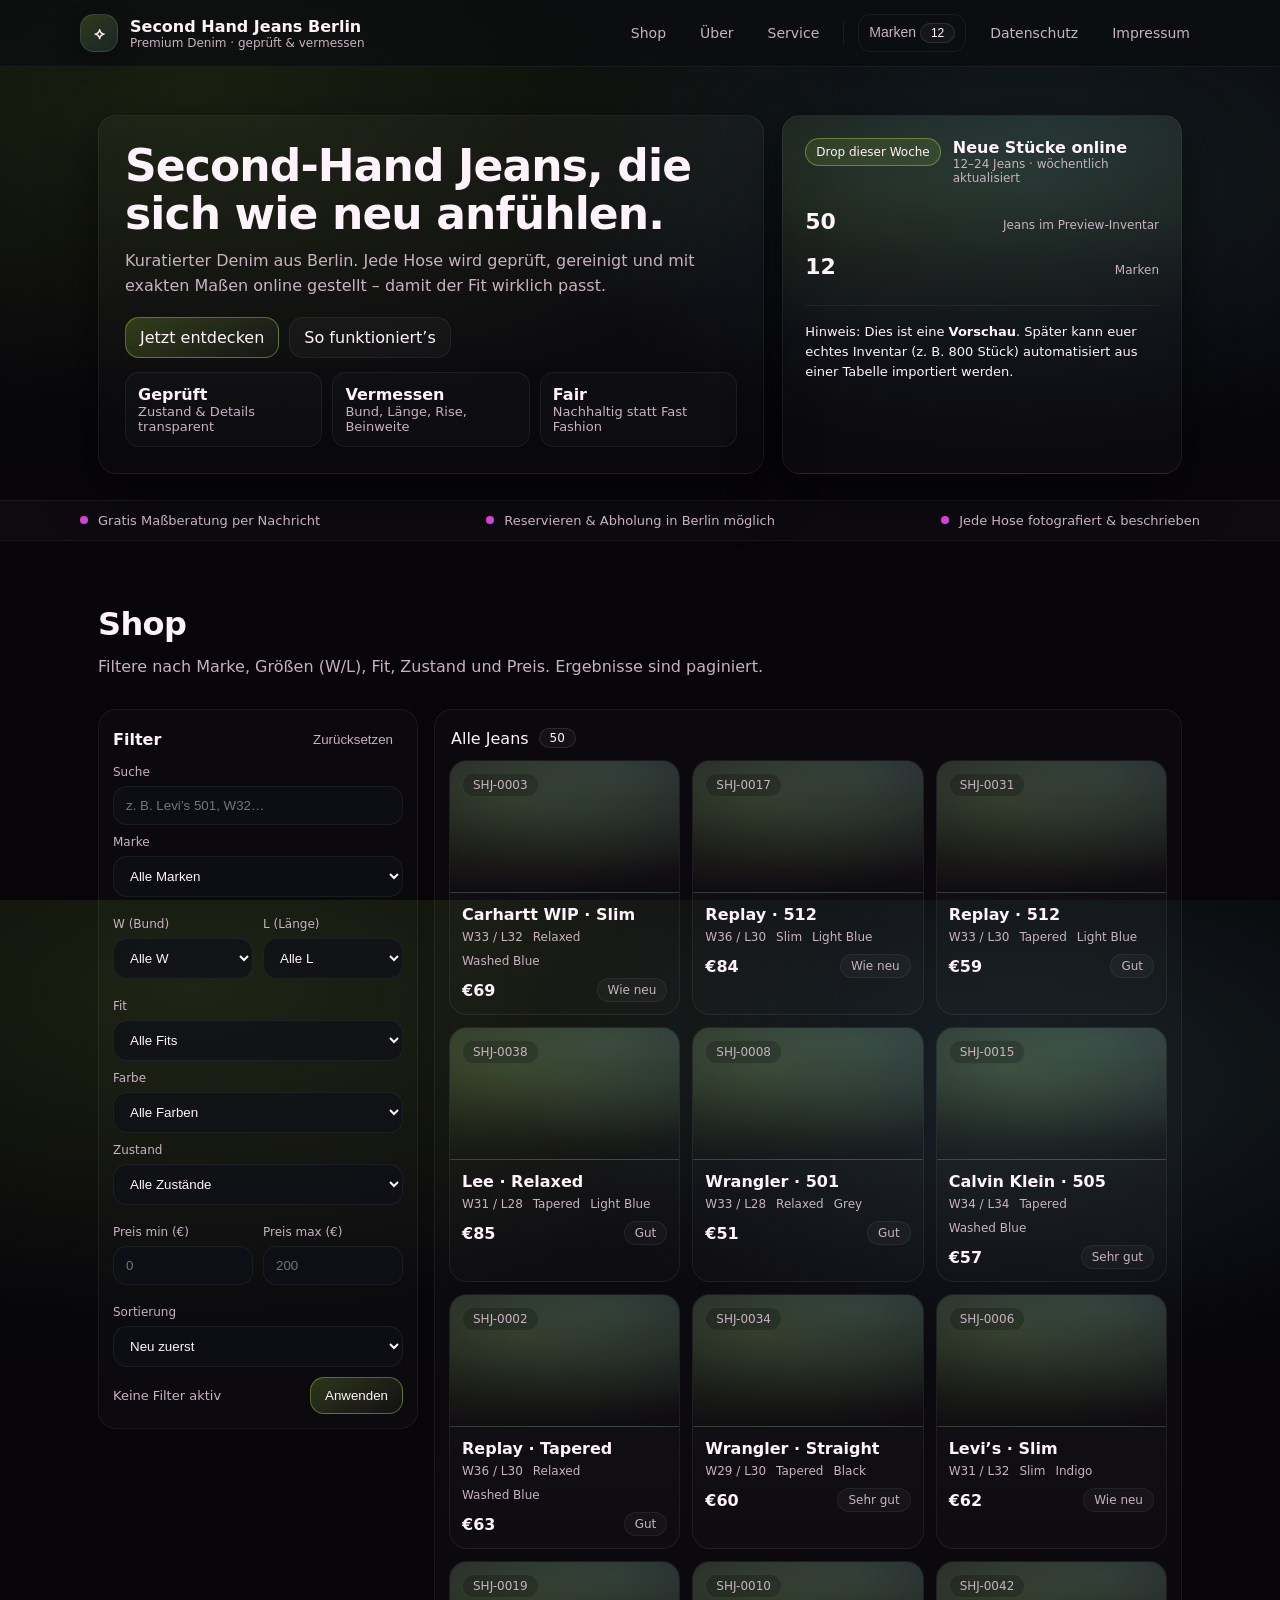
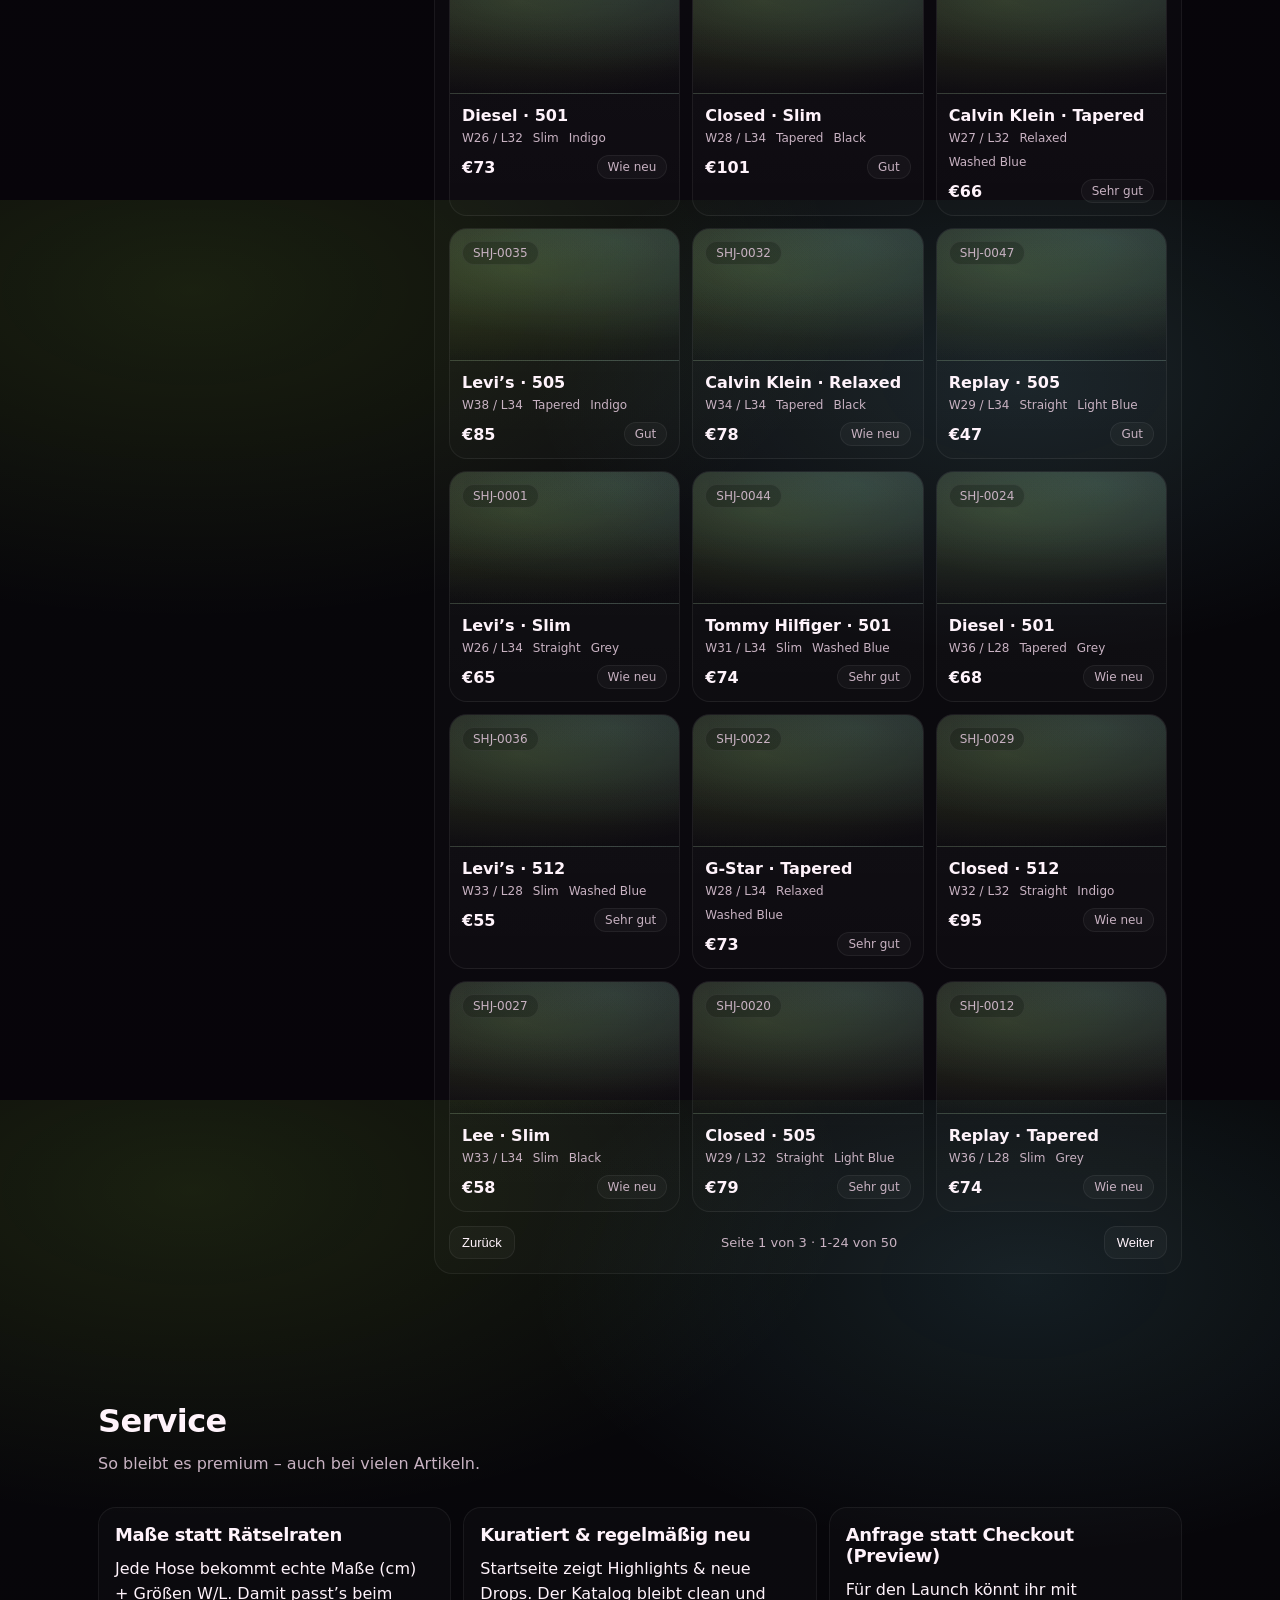
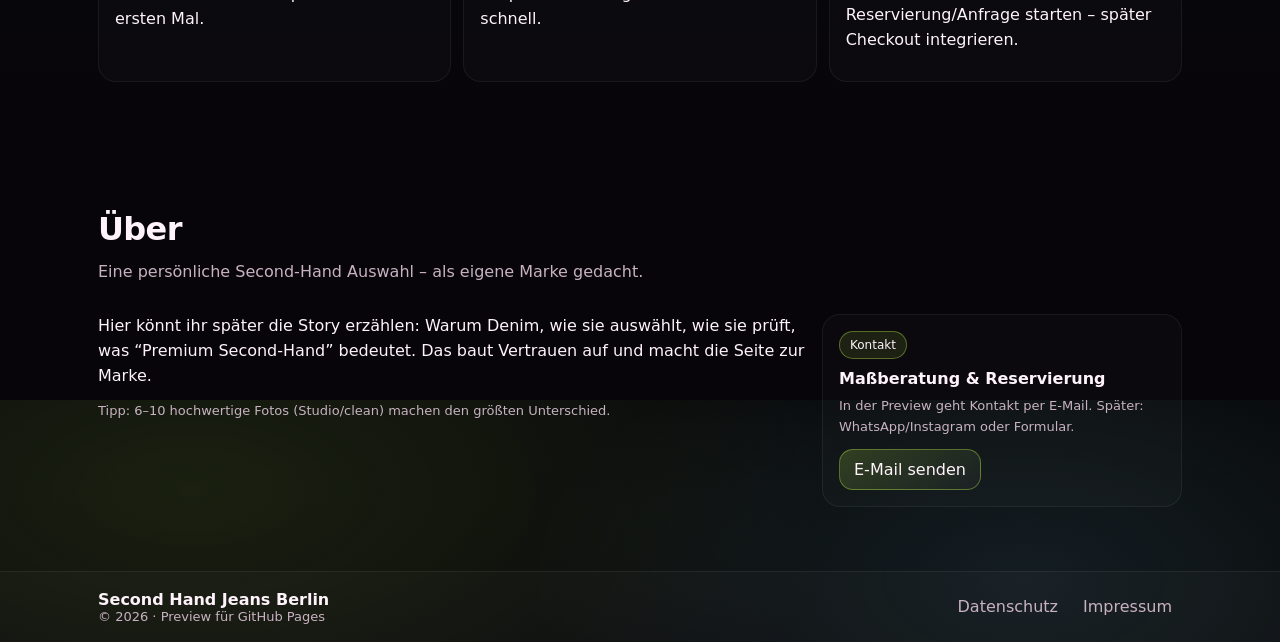
<file: index.html>
<!-- index.html -->
<!doctype html>
<html lang="de">
<head>
  <meta charset="utf-8" />
  <meta name="viewport" content="width=device-width,initial-scale=1" />
  <meta name="description" content="Second-Hand-Jeans aus Berlin – geprüft, vermessen, premium kuratiert." />
  <title>Second Hand Jeans Berlin – Premium Vintage Denim</title>
  <link rel="stylesheet" href="assets/css/styles.css" />
</head>

<body>
  <a class="skip-link" href="#main">Zum Inhalt springen</a>

  <header class="site-header">
    <div class="container header-row">
      <div class="brand">
        <div class="brand-mark" aria-hidden="true">⟡</div>
        <div class="brand-text">
          <div class="brand-name">Second Hand Jeans Berlin</div>
          <div class="brand-tagline">Premium Denim · geprüft & vermessen</div>
        </div>
      </div>

      <nav class="nav" aria-label="Hauptnavigation">
        <button class="nav-toggle" id="navToggle" aria-expanded="false" aria-controls="navMenu">Menü</button>

        <div class="nav-menu" id="navMenu">
          <a href="#katalog" class="nav-link">Shop</a>
          <a href="#about" class="nav-link">Über</a>
          <a href="#service" class="nav-link">Service</a>

          <div class="nav-divider" aria-hidden="true"></div>

          <button class="nav-link nav-link-btn" id="brandsBtn" aria-haspopup="dialog" aria-controls="brandsDialog">
            Marken <span class="pill" id="brandCountPill">–</span>
          </button>

          <a href="datenschutz.html" class="nav-link">Datenschutz</a>
          <a href="impressum.html" class="nav-link">Impressum</a>
        </div>
      </nav>
    </div>
  </header>

  <main id="main">
    <section class="hero">
      <div class="container hero-grid">
        <div class="hero-copy">
          <h1>Second-Hand Jeans, die sich wie neu anfühlen.</h1>
          <p class="lead">
            Kuratierter Denim aus Berlin. Jede Hose wird geprüft, gereinigt und mit exakten Maßen online gestellt –
            damit der Fit wirklich passt.
          </p>

          <div class="hero-ctas">
            <a class="btn btn-primary" href="#katalog">Jetzt entdecken</a>
            <a class="btn btn-ghost" href="#service">So funktioniert’s</a>
          </div>

          <div class="usp-row" role="list" aria-label="Vorteile">
            <div class="usp" role="listitem">
              <div class="usp-title">Geprüft</div>
              <div class="usp-text">Zustand & Details transparent</div>
            </div>
            <div class="usp" role="listitem">
              <div class="usp-title">Vermessen</div>
              <div class="usp-text">Bund, Länge, Rise, Beinweite</div>
            </div>
            <div class="usp" role="listitem">
              <div class="usp-title">Fair</div>
              <div class="usp-text">Nachhaltig statt Fast Fashion</div>
            </div>
          </div>
        </div>

        <div class="hero-card" aria-label="Featured Drop">
          <div class="hero-card-top">
            <div class="badge">Drop dieser Woche</div>
            <div class="meta">
              <div class="meta-title">Neue Stücke online</div>
              <div class="meta-sub">12–24 Jeans · wöchentlich aktualisiert</div>
            </div>
          </div>
          <div class="hero-card-body">
            <div class="stat">
              <div class="stat-num" id="statTotal">–</div>
              <div class="stat-label">Jeans im Preview-Inventar</div>
            </div>
            <div class="stat">
              <div class="stat-num" id="statBrands">–</div>
              <div class="stat-label">Marken</div>
            </div>
            <div class="divider"></div>
            <p class="small">
              Hinweis: Dies ist eine <strong>Vorschau</strong>. Später kann euer echtes Inventar (z. B. 800 Stück)
              automatisiert aus einer Tabelle importiert werden.
            </p>
          </div>
        </div>
      </div>
    </section>

    <section class="strip">
      <div class="container strip-row">
        <div class="strip-item">
          <span class="dot" aria-hidden="true"></span>
          <span>Gratis Maßberatung per Nachricht</span>
        </div>
        <div class="strip-item">
          <span class="dot" aria-hidden="true"></span>
          <span>Reservieren & Abholung in Berlin möglich</span>
        </div>
        <div class="strip-item">
          <span class="dot" aria-hidden="true"></span>
          <span>Jede Hose fotografiert & beschrieben</span>
        </div>
      </div>
    </section>

    <section class="section" id="katalog">
      <div class="container section-head">
        <h2>Shop</h2>
        <p class="muted">Filtere nach Marke, Größen (W/L), Fit, Zustand und Preis. Ergebnisse sind paginiert.</p>
      </div>

      <div class="container shop-layout">
        <aside class="filters" aria-label="Filter">
          <div class="filters-head">
            <div class="filters-title">Filter</div>
            <button class="link-btn" id="resetBtn" type="button">Zurücksetzen</button>
          </div>

          <label class="field">
            <span>Suche</span>
            <input id="q" type="search" placeholder="z. B. Levi’s 501, W32…" autocomplete="off" />
          </label>

          <label class="field">
            <span>Marke</span>
            <select id="brand"></select>
          </label>

          <div class="grid-2">
            <label class="field">
              <span>W (Bund)</span>
              <select id="waist"></select>
            </label>
            <label class="field">
              <span>L (Länge)</span>
              <select id="length"></select>
            </label>
          </div>

          <label class="field">
            <span>Fit</span>
            <select id="fit"></select>
          </label>

          <label class="field">
            <span>Farbe</span>
            <select id="color"></select>
          </label>

          <label class="field">
            <span>Zustand</span>
            <select id="condition"></select>
          </label>

          <div class="grid-2">
            <label class="field">
              <span>Preis min (€)</span>
              <input id="minPrice" inputmode="numeric" type="number" min="0" step="1" placeholder="0" />
            </label>
            <label class="field">
              <span>Preis max (€)</span>
              <input id="maxPrice" inputmode="numeric" type="number" min="0" step="1" placeholder="200" />
            </label>
          </div>

          <label class="field">
            <span>Sortierung</span>
            <select id="sort">
              <option value="newest">Neu zuerst</option>
              <option value="price_asc">Preis: aufsteigend</option>
              <option value="price_desc">Preis: absteigend</option>
              <option value="brand_asc">Marke: A–Z</option>
            </select>
          </label>

          <div class="filters-foot">
            <div class="muted small" id="resultMeta">–</div>
            <button class="btn btn-primary" id="applyBtn" type="button">Anwenden</button>
          </div>
        </aside>

        <section class="results" aria-label="Ergebnisse">
          <div class="results-bar">
            <div class="results-title">
              <span id="resultsTitle">Alle Jeans</span>
              <span class="pill" id="resultsCount">–</span>
            </div>
            <button class="btn btn-ghost btn-sm" id="openFiltersBtn" type="button">Filter</button>
          </div>

          <div class="grid" id="grid" aria-live="polite"></div>

          <div class="pager" aria-label="Seitennavigation">
            <button class="btn btn-ghost btn-sm" id="prevPage" type="button">Zurück</button>
            <div class="pager-meta" id="pageMeta">–</div>
            <button class="btn btn-ghost btn-sm" id="nextPage" type="button">Weiter</button>
          </div>
        </section>
      </div>
    </section>

    <section class="section" id="service">
      <div class="container section-head">
        <h2>Service</h2>
        <p class="muted">So bleibt es premium – auch bei vielen Artikeln.</p>
      </div>

      <div class="container cards-3">
        <div class="info-card">
          <h3>Maße statt Rätselraten</h3>
          <p>Jede Hose bekommt echte Maße (cm) + Größen W/L. Damit passt’s beim ersten Mal.</p>
        </div>
        <div class="info-card">
          <h3>Kuratiert & regelmäßig neu</h3>
          <p>Startseite zeigt Highlights & neue Drops. Der Katalog bleibt clean und schnell.</p>
        </div>
        <div class="info-card">
          <h3>Anfrage statt Checkout (Preview)</h3>
          <p>Für den Launch könnt ihr mit Reservierung/Anfrage starten – später Checkout integrieren.</p>
        </div>
      </div>
    </section>

    <section class="section" id="about">
      <div class="container section-head">
        <h2>Über</h2>
        <p class="muted">Eine persönliche Second-Hand Auswahl – als eigene Marke gedacht.</p>
      </div>

      <div class="container about">
        <div class="about-text">
          <p>
            Hier könnt ihr später die Story erzählen: Warum Denim, wie sie auswählt, wie sie prüft,
            was “Premium Second-Hand” bedeutet. Das baut Vertrauen auf und macht die Seite zur Marke.
          </p>
          <p class="small muted">
            Tipp: 6–10 hochwertige Fotos (Studio/clean) machen den größten Unterschied.
          </p>
        </div>

        <div class="about-panel" aria-label="Kontakt">
          <div class="badge">Kontakt</div>
          <div class="about-panel-title">Maßberatung & Reservierung</div>
          <p class="small muted">
            In der Preview geht Kontakt per E-Mail. Später: WhatsApp/Instagram oder Formular.
          </p>
          <a class="btn btn-primary" href="mailto:kontakt@secondhandjeans-berlin.de?subject=Anfrage%20Second%20Hand%20Jeans%20Berlin">
            E-Mail senden
          </a>
        </div>
      </div>
    </section>
  </main>

  <footer class="footer">
    <div class="container footer-row">
      <div class="footer-left">
        <div class="brand-mini">Second Hand Jeans Berlin</div>
        <div class="small muted">© <span id="year"></span> · Preview für GitHub Pages</div>
      </div>
      <div class="footer-right">
        <a class="footer-link" href="datenschutz.html">Datenschutz</a>
        <a class="footer-link" href="impressum.html">Impressum</a>
      </div>
    </div>
  </footer>

  <!-- Brands Dialog -->
  <dialog class="dialog" id="brandsDialog" aria-label="Markenübersicht">
    <div class="dialog-head">
      <div>
        <div class="dialog-title">Marken</div>
        <div class="small muted">Schnell zur Marke springen (setzt Filter).</div>
      </div>
      <button class="icon-btn" id="closeBrands" aria-label="Schließen">✕</button>
    </div>
    <div class="dialog-body" id="brandsList"></div>
  </dialog>

  <!-- Product Modal -->
  <dialog class="dialog" id="productDialog" aria-label="Produktdetails">
    <div class="dialog-head">
      <div>
        <div class="dialog-title" id="pdTitle">–</div>
        <div class="small muted" id="pdSub">–</div>
      </div>
      <button class="icon-btn" id="closeProduct" aria-label="Schließen">✕</button>
    </div>
    <div class="dialog-body">
      <div class="product-modal">
        <div class="product-photo" id="pdPhoto" aria-hidden="true"></div>
        <div class="product-info">
          <div class="price-row">
            <div class="price" id="pdPrice">–</div>
            <div class="pill" id="pdCondition">–</div>
          </div>

          <div class="kv">
            <div class="kv-row"><div class="k">Größe</div><div class="v" id="pdSize">–</div></div>
            <div class="kv-row"><div class="k">Fit</div><div class="v" id="pdFit">–</div></div>
            <div class="kv-row"><div class="k">Farbe</div><div class="v" id="pdColor">–</div></div>
          </div>

          <div class="divider"></div>

          <div class="kv">
            <div class="kv-row"><div class="k">Bund (cm)</div><div class="v" id="pdWaist">–</div></div>
            <div class="kv-row"><div class="k">Innenbein (cm)</div><div class="v" id="pdInseam">–</div></div>
            <div class="kv-row"><div class="k">Rise (cm)</div><div class="v" id="pdRise">–</div></div>
            <div class="kv-row"><div class="k">Beinweite (cm)</div><div class="v" id="pdLeg">–</div></div>
          </div>

          <div class="divider"></div>

          <p class="small muted" id="pdNotes">–</p>

          <div class="modal-actions">
            <a class="btn btn-primary" id="pdMail" href="#">Anfrage senden</a>
            <button class="btn btn-ghost" id="pdCopy" type="button">Artikelcode kopieren</button>
          </div>

          <p class="tiny muted">
            Hinweis: Dies ist eine Vorschau ohne Checkout. Im Launch könnt ihr Reservierung oder Zahlung integrieren.
          </p>
        </div>
      </div>
    </div>
  </dialog>

  <!-- Mobile Filters Drawer -->
  <dialog class="dialog drawer" id="filtersDrawer" aria-label="Filter (mobil)">
    <div class="dialog-head">
      <div>
        <div class="dialog-title">Filter</div>
        <div class="small muted">Wähle Filter und tippe auf Anwenden.</div>
      </div>
      <button class="icon-btn" id="closeFilters" aria-label="Schließen">✕</button>
    </div>
    <div class="dialog-body">
      <div id="drawerMount"></div>
    </div>
  </dialog>

  <script src="assets/js/app.js"></script>
</body>
</html>
</file>
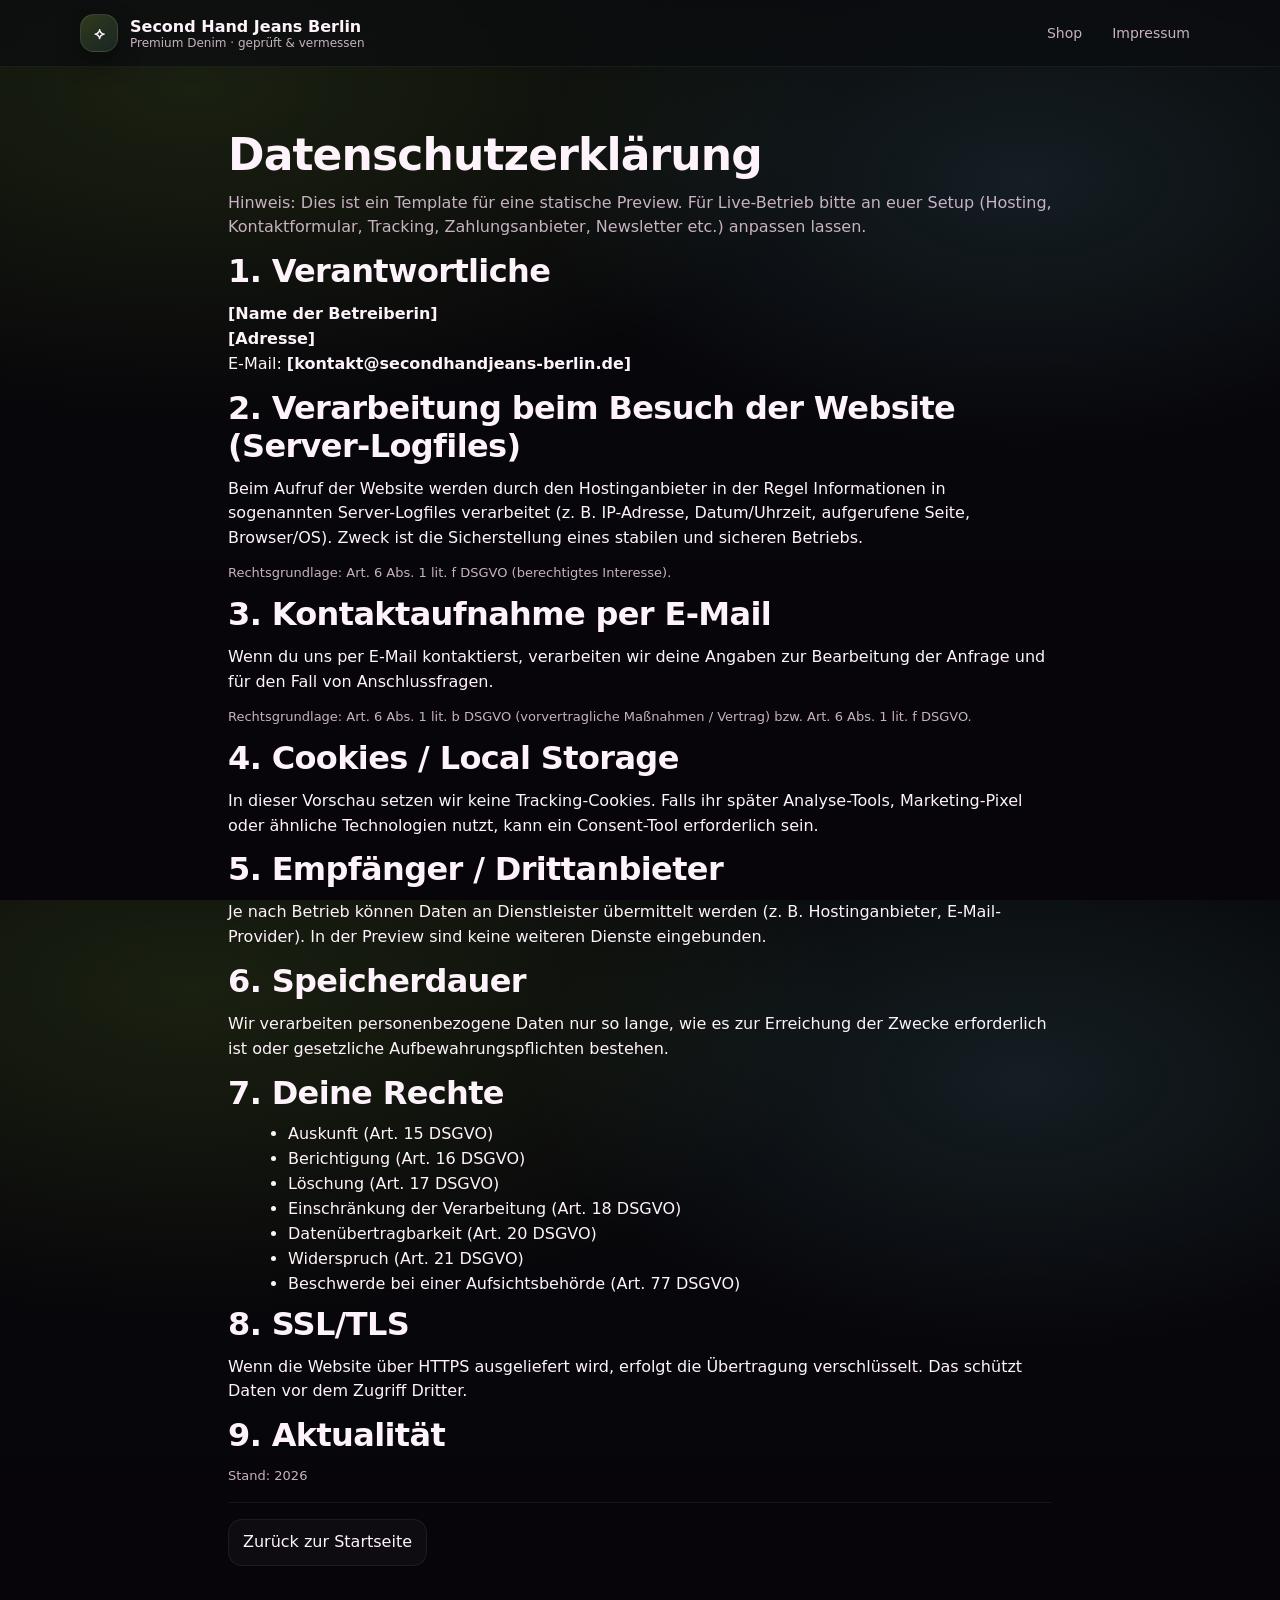
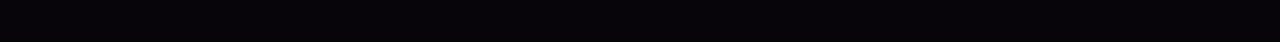
<file: datenschutz.html>
<!-- datenschutz.html -->
<!doctype html>
<html lang="de">
<head>
  <meta charset="utf-8" />
  <meta name="viewport" content="width=device-width,initial-scale=1" />
  <title>Datenschutz – Second Hand Jeans Berlin</title>
  <link rel="stylesheet" href="assets/css/styles.css" />
</head>
<body>
  <header class="site-header">
    <div class="container header-row">
      <a class="brand brand-link" href="index.html" aria-label="Zur Startseite">
        <div class="brand-mark" aria-hidden="true">⟡</div>
        <div class="brand-text">
          <div class="brand-name">Second Hand Jeans Berlin</div>
          <div class="brand-tagline">Premium Denim · geprüft & vermessen</div>
        </div>
      </a>

      <nav class="nav" aria-label="Hauptnavigation">
        <a class="nav-link" href="index.html#katalog">Shop</a>
        <a class="nav-link" href="impressum.html">Impressum</a>
      </nav>
    </div>
  </header>

  <main class="section">
    <div class="container legal">
      <h1>Datenschutzerklärung</h1>
      <p class="muted">
        Hinweis: Dies ist ein Template für eine statische Preview. Für Live-Betrieb bitte an euer Setup
        (Hosting, Kontaktformular, Tracking, Zahlungsanbieter, Newsletter etc.) anpassen lassen.
      </p>

      <h2>1. Verantwortliche</h2>
      <p>
        <strong>[Name der Betreiberin]</strong><br />
        <strong>[Adresse]</strong><br />
        E-Mail: <strong>[kontakt@secondhandjeans-berlin.de]</strong>
      </p>

      <h2>2. Verarbeitung beim Besuch der Website (Server-Logfiles)</h2>
      <p>
        Beim Aufruf der Website werden durch den Hostinganbieter in der Regel Informationen in sogenannten
        Server-Logfiles verarbeitet (z. B. IP-Adresse, Datum/Uhrzeit, aufgerufene Seite, Browser/OS).
        Zweck ist die Sicherstellung eines stabilen und sicheren Betriebs.
      </p>
      <p class="small muted">
        Rechtsgrundlage: Art. 6 Abs. 1 lit. f DSGVO (berechtigtes Interesse).
      </p>

      <h2>3. Kontaktaufnahme per E-Mail</h2>
      <p>
        Wenn du uns per E-Mail kontaktierst, verarbeiten wir deine Angaben zur Bearbeitung der Anfrage und für den
        Fall von Anschlussfragen.
      </p>
      <p class="small muted">
        Rechtsgrundlage: Art. 6 Abs. 1 lit. b DSGVO (vorvertragliche Maßnahmen / Vertrag) bzw. Art. 6 Abs. 1 lit. f DSGVO.
      </p>

      <h2>4. Cookies / Local Storage</h2>
      <p>
        In dieser Vorschau setzen wir keine Tracking-Cookies. Falls ihr später Analyse-Tools, Marketing-Pixel oder
        ähnliche Technologien nutzt, kann ein Consent-Tool erforderlich sein.
      </p>

      <h2>5. Empfänger / Drittanbieter</h2>
      <p>
        Je nach Betrieb können Daten an Dienstleister übermittelt werden (z. B. Hostinganbieter, E-Mail-Provider).
        In der Preview sind keine weiteren Dienste eingebunden.
      </p>

      <h2>6. Speicherdauer</h2>
      <p>
        Wir verarbeiten personenbezogene Daten nur so lange, wie es zur Erreichung der Zwecke erforderlich ist oder
        gesetzliche Aufbewahrungspflichten bestehen.
      </p>

      <h2>7. Deine Rechte</h2>
      <ul>
        <li>Auskunft (Art. 15 DSGVO)</li>
        <li>Berichtigung (Art. 16 DSGVO)</li>
        <li>Löschung (Art. 17 DSGVO)</li>
        <li>Einschränkung der Verarbeitung (Art. 18 DSGVO)</li>
        <li>Datenübertragbarkeit (Art. 20 DSGVO)</li>
        <li>Widerspruch (Art. 21 DSGVO)</li>
        <li>Beschwerde bei einer Aufsichtsbehörde (Art. 77 DSGVO)</li>
      </ul>

      <h2>8. SSL/TLS</h2>
      <p>
        Wenn die Website über HTTPS ausgeliefert wird, erfolgt die Übertragung verschlüsselt. Das schützt Daten vor
        dem Zugriff Dritter.
      </p>

      <h2>9. Aktualität</h2>
      <p class="small muted">
        Stand: <span id="legalYear"></span>
      </p>

      <div class="divider"></div>
      <p><a class="btn btn-ghost" href="index.html">Zurück zur Startseite</a></p>
    </div>
  </main>

  <script>
    document.getElementById("legalYear").textContent = new Date().getFullYear();
  </script>
</body>
</html>
</file>
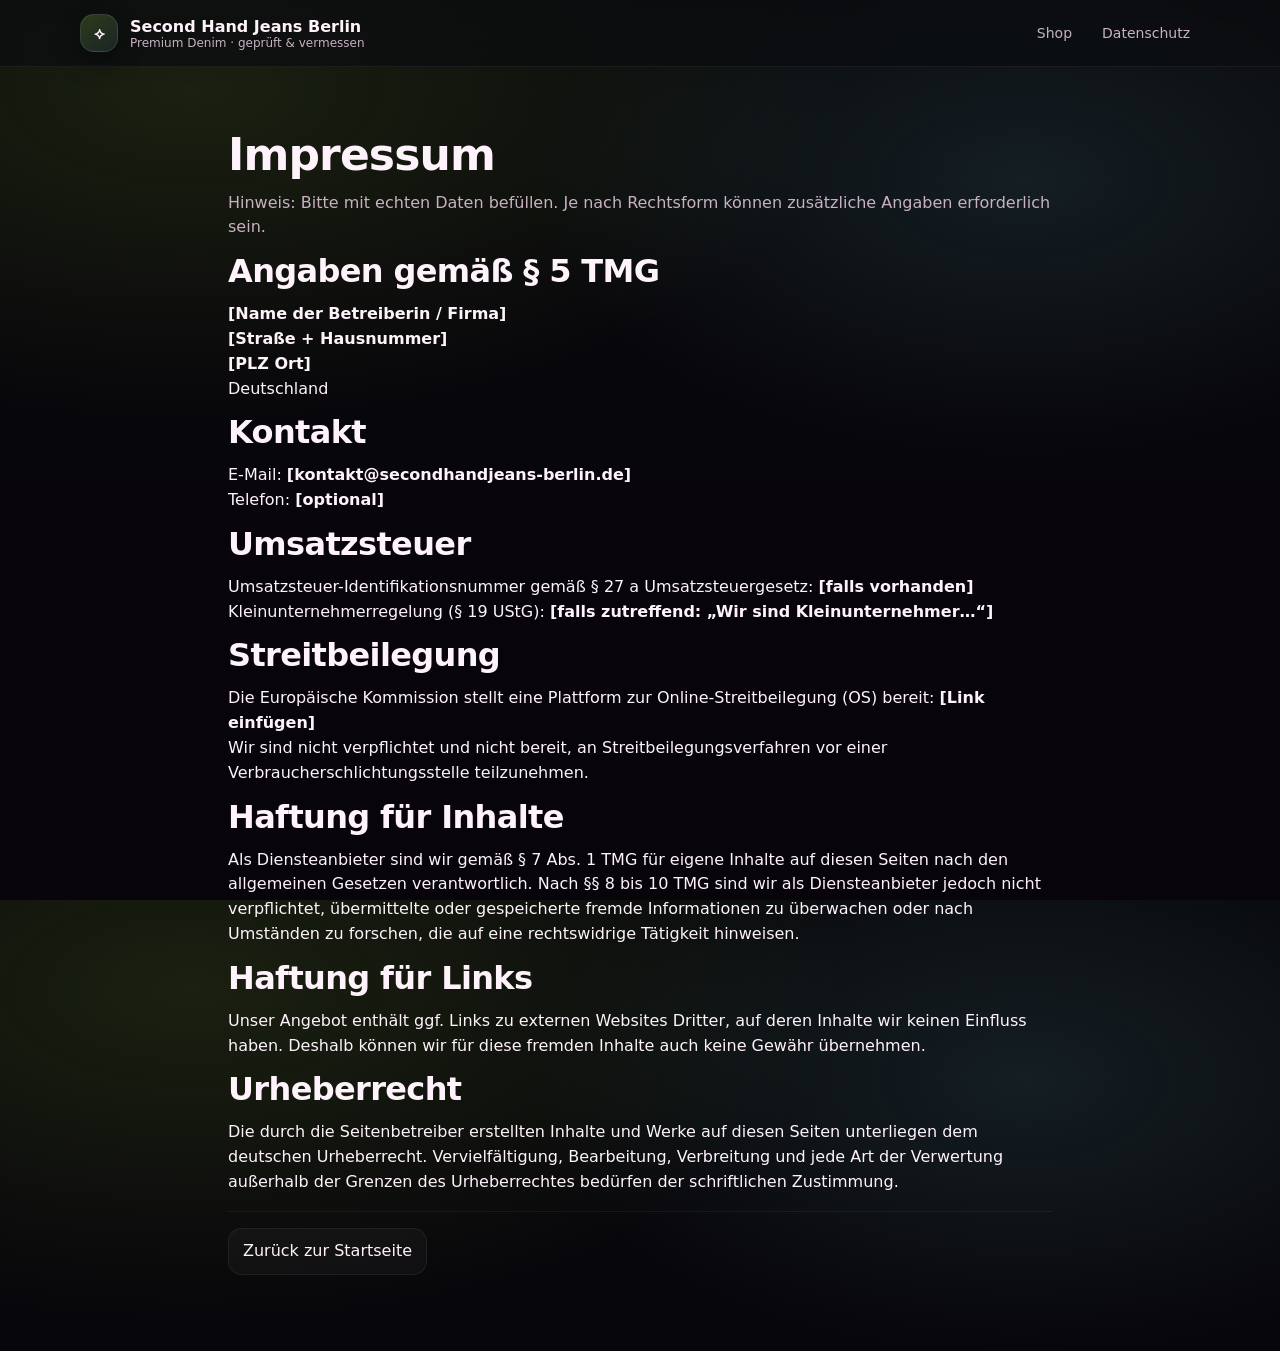
<file: impressum.html>
<!-- impressum.html -->
<!doctype html>
<html lang="de">
<head>
  <meta charset="utf-8" />
  <meta name="viewport" content="width=device-width,initial-scale=1" />
  <title>Impressum – Second Hand Jeans Berlin</title>
  <link rel="stylesheet" href="assets/css/styles.css" />
</head>
<body>
  <header class="site-header">
    <div class="container header-row">
      <a class="brand brand-link" href="index.html" aria-label="Zur Startseite">
        <div class="brand-mark" aria-hidden="true">⟡</div>
        <div class="brand-text">
          <div class="brand-name">Second Hand Jeans Berlin</div>
          <div class="brand-tagline">Premium Denim · geprüft & vermessen</div>
        </div>
      </a>

      <nav class="nav" aria-label="Hauptnavigation">
        <a class="nav-link" href="index.html#katalog">Shop</a>
        <a class="nav-link" href="datenschutz.html">Datenschutz</a>
      </nav>
    </div>
  </header>

  <main class="section">
    <div class="container legal">
      <h1>Impressum</h1>
      <p class="muted">
        Hinweis: Bitte mit echten Daten befüllen. Je nach Rechtsform können zusätzliche Angaben erforderlich sein.
      </p>

      <h2>Angaben gemäß § 5 TMG</h2>
      <p>
        <strong>[Name der Betreiberin / Firma]</strong><br />
        <strong>[Straße + Hausnummer]</strong><br />
        <strong>[PLZ Ort]</strong><br />
        Deutschland
      </p>

      <h2>Kontakt</h2>
      <p>
        E-Mail: <strong>[kontakt@secondhandjeans-berlin.de]</strong><br />
        Telefon: <strong>[optional]</strong>
      </p>

      <h2>Umsatzsteuer</h2>
      <p>
        Umsatzsteuer-Identifikationsnummer gemäß § 27 a Umsatzsteuergesetz: <strong>[falls vorhanden]</strong><br />
        Kleinunternehmerregelung (§ 19 UStG): <strong>[falls zutreffend: „Wir sind Kleinunternehmer…“]</strong>
      </p>

      <h2>Streitbeilegung</h2>
      <p>
        Die Europäische Kommission stellt eine Plattform zur Online-Streitbeilegung (OS) bereit:
        <strong>[Link einfügen]</strong><br />
        Wir sind nicht verpflichtet und nicht bereit, an Streitbeilegungsverfahren vor einer
        Verbraucherschlichtungsstelle teilzunehmen.
      </p>

      <h2>Haftung für Inhalte</h2>
      <p>
        Als Diensteanbieter sind wir gemäß § 7 Abs. 1 TMG für eigene Inhalte auf diesen Seiten nach den allgemeinen
        Gesetzen verantwortlich. Nach §§ 8 bis 10 TMG sind wir als Diensteanbieter jedoch nicht verpflichtet,
        übermittelte oder gespeicherte fremde Informationen zu überwachen oder nach Umständen zu forschen, die auf
        eine rechtswidrige Tätigkeit hinweisen.
      </p>

      <h2>Haftung für Links</h2>
      <p>
        Unser Angebot enthält ggf. Links zu externen Websites Dritter, auf deren Inhalte wir keinen Einfluss haben.
        Deshalb können wir für diese fremden Inhalte auch keine Gewähr übernehmen.
      </p>

      <h2>Urheberrecht</h2>
      <p>
        Die durch die Seitenbetreiber erstellten Inhalte und Werke auf diesen Seiten unterliegen dem deutschen
        Urheberrecht. Vervielfältigung, Bearbeitung, Verbreitung und jede Art der Verwertung außerhalb der Grenzen
        des Urheberrechtes bedürfen der schriftlichen Zustimmung.
      </p>

      <div class="divider"></div>
      <p><a class="btn btn-ghost" href="index.html">Zurück zur Startseite</a></p>
    </div>
  </main>
</body>
</html>
</file>
<file: assets/css/styles.css>
/* assets/css/styles.css */
/* assets/css/styles.css  — NUR den :root Block ersetzen */
:root{
  --bg: #07040a;          /* very dark plum/black */
  --card: #110816;        /* deep purple */
  --card2:#0e0712;
  --text:#fff3fb;         /* warm off-white */
  --muted:#c8b2c2;        /* muted pink/grey */
  --line: rgba(255,255,255,.10);
  --line2: rgba(255,255,255,.06);

  /* NEW: magenta/pink brand accents */
  --accent:#ff2fb3;       /* magenta pink */
  --accent2:#a855ff;      /* violet highlight */

  --shadow: 0 18px 50px rgba(0,0,0,.55);
  --radius: 18px;
  --radius2: 14px;
  --container: 1120px;
  --font: ui-sans-serif, system-ui, -apple-system, Segoe UI, Roboto, Helvetica, Arial, "Apple Color Emoji", "Segoe UI Emoji";
}

*{box-sizing:border-box}
html,body{height:100%}
body{
  margin:0;
  font-family:var(--font);
  color:var(--text);
  background:
    radial-gradient(1200px 600px at 15% 10%, rgba(199,255,74,.10), transparent 55%),
    radial-gradient(900px 500px at 80% 20%, rgba(138,233,255,.10), transparent 55%),
    linear-gradient(180deg, #07080a, var(--bg));
}

a{color:inherit}
.container{max-width:var(--container); margin:0 auto; padding:0 18px}
.section{padding:64px 0}
.section-head{padding-bottom:18px}
h1,h2,h3{margin:0 0 12px 0; letter-spacing:-0.02em}
h1{font-size:clamp(30px, 4vw, 44px); line-height:1.08}
h2{font-size:clamp(24px, 3vw, 32px)}
h3{font-size:18px}
p{margin:0 0 12px 0; line-height:1.55}
.lead{font-size:16px; color:var(--muted); max-width:60ch}
.small{font-size:13px}
.tiny{font-size:12px}
.muted{color:var(--muted)}
.divider{height:1px; background:var(--line2); margin:16px 0}

.skip-link{
  position:absolute; left:-999px; top:10px;
  background:var(--card); border:1px solid var(--line); padding:10px 12px; border-radius:10px;
}
.skip-link:focus{left:10px; z-index:50}

.site-header{
  position:sticky; top:0; z-index:30;
  background: rgba(12,13,16,.72);
  backdrop-filter: blur(12px);
  border-bottom:1px solid var(--line2);
}
.header-row{
  display:flex; align-items:center; justify-content:space-between;
  padding:14px 0;
  gap:16px;
}

.brand{display:flex; align-items:center; gap:12px}
.brand-link{text-decoration:none}
.brand-mark{
  width:38px; height:38px; display:grid; place-items:center;
  background: linear-gradient(145deg, rgba(199,255,74,.18), rgba(138,233,255,.10));
  border:1px solid var(--line);
  border-radius:14px;
  box-shadow: 0 10px 25px rgba(0,0,0,.35);
  font-weight:700;
}
.brand-name{font-weight:700}
.brand-tagline{font-size:12px; color:var(--muted)}

.nav{display:flex; align-items:center; gap:10px}
.nav-toggle{
  display:none;
  background:transparent; border:1px solid var(--line); color:var(--text);
  padding:10px 12px; border-radius:12px;
}
.nav-menu{display:flex; align-items:center; gap:14px; flex-wrap:wrap}
.nav-link{
  text-decoration:none;
  color:var(--muted);
  font-size:14px;
  padding:8px 10px;
  border-radius:12px;
}
.nav-link:hover{color:var(--text); background:rgba(255,255,255,.05)}
.nav-link-btn{
  background:transparent;
  border:1px solid var(--line2);
  cursor:pointer;
}
.nav-divider{width:1px; height:26px; background:var(--line2)}

.pill{
  display:inline-flex; align-items:center; justify-content:center;
  min-width:28px;
  padding:2px 10px;
  font-size:12px;
  border-radius:999px;
  border:1px solid var(--line);
  background:rgba(255,255,255,.04);
  color:var(--text);
}

.hero{padding:48px 0 26px 0}
.hero-grid{
  display:grid;
  grid-template-columns: 1.25fr .75fr;
  gap:18px;
  align-items:stretch;
}
.hero-copy{
  border:1px solid var(--line2);
  border-radius:var(--radius);
  background: linear-gradient(180deg, rgba(255,255,255,.03), rgba(255,255,255,.01));
  padding:26px;
  box-shadow: var(--shadow);
}
.hero-ctas{display:flex; gap:10px; margin:18px 0 14px}
.usp-row{display:flex; gap:10px; flex-wrap:wrap; margin-top:10px}
.usp{
  flex:1;
  min-width:170px;
  border:1px solid var(--line2);
  border-radius:14px;
  padding:12px;
  background: rgba(255,255,255,.02);
}
.usp-title{font-weight:650}
.usp-text{color:var(--muted); font-size:13px}

.hero-card{
  border:1px solid var(--line2);
  border-radius:var(--radius);
  background: radial-gradient(900px 250px at 30% 20%, rgba(199,255,74,.08), transparent 60%),
              radial-gradient(800px 250px at 70% 0%, rgba(138,233,255,.08), transparent 60%),
              rgba(255,255,255,.02);
  box-shadow: var(--shadow);
  overflow:hidden;
}
.hero-card-top{padding:22px 22px 14px 22px; display:flex; gap:12px; align-items:flex-start}
.badge{
  display:inline-flex; align-items:center;
  padding:6px 10px;
  border-radius:999px;
  border:1px solid rgba(199,255,74,.35);
  background:rgba(199,255,74,.10);
  color:var(--text);
  font-size:12px;
  white-space:nowrap;
}
.meta-title{font-weight:650}
.meta-sub{font-size:12px; color:var(--muted)}
.hero-card-body{padding:0 22px 22px 22px}
.stat{display:flex; align-items:baseline; justify-content:space-between; padding:10px 0}
.stat-num{font-weight:750; font-size:22px}
.stat-label{color:var(--muted); font-size:12px; text-align:right}

.strip{
  border-top:1px solid var(--line2);
  border-bottom:1px solid var(--line2);
  background: rgba(255,255,255,.02);
}
.strip-row{
  display:flex; gap:14px; flex-wrap:wrap; justify-content:space-between;
  padding:12px 0;
}
.strip-item{display:flex; gap:10px; align-items:center; color:var(--muted); font-size:13px}
.dot{width:8px; height:8px; border-radius:50%; background:linear-gradient(145deg, var(--accent), var(--accent2))}

.btn{
  display:inline-flex; align-items:center; justify-content:center;
  gap:10px;
  border-radius:14px;
  padding:10px 14px;
  border:1px solid var(--line);
  background: rgba(255,255,255,.03);
  text-decoration:none;
  color:var(--text);
  cursor:pointer;
}
.btn:hover{background:rgba(255,255,255,.06)}
.btn-primary{
  border-color: rgba(199,255,74,.35);
  background: linear-gradient(145deg, rgba(199,255,74,.18), rgba(255,255,255,.03));
}
.btn-ghost{border-color: var(--line2)}
.btn-sm{padding:8px 12px; border-radius:12px; font-size:13px}

.link-btn{
  background:transparent;
  border:none;
  color:var(--muted);
  cursor:pointer;
  padding:8px 10px;
  border-radius:12px;
}
.link-btn:hover{background:rgba(255,255,255,.05); color:var(--text)}

.shop-layout{
  display:grid;
  grid-template-columns: 320px 1fr;
  gap:16px;
  align-items:start;
}
.filters{
  position:sticky;
  top:78px;
  border:1px solid var(--line2);
  border-radius:var(--radius);
  background: rgba(255,255,255,.02);
  padding:14px;
}
.filters-head{display:flex; align-items:center; justify-content:space-between; margin-bottom:10px}
.filters-title{font-weight:650}
.filters-foot{display:flex; gap:12px; align-items:center; justify-content:space-between; margin-top:10px}

.field{display:flex; flex-direction:column; gap:7px; margin:10px 0}
.field span{font-size:12px; color:var(--muted)}
input,select{
  width:100%;
  padding:11px 12px;
  border-radius:14px;
  border:1px solid var(--line2);
  background: rgba(15,17,23,.75);
  color:var(--text);
  outline:none;
}
input:focus,select:focus{border-color: rgba(199,255,74,.35); box-shadow: 0 0 0 3px rgba(199,255,74,.08)}
.grid-2{display:grid; grid-template-columns: 1fr 1fr; gap:10px}

.results{
  border:1px solid var(--line2);
  border-radius:var(--radius);
  background: rgba(255,255,255,.02);
  padding:14px;
  min-height:480px;
}
.results-bar{display:flex; align-items:center; justify-content:space-between; gap:12px; padding:4px 2px 12px 2px}
.results-title{display:flex; gap:10px; align-items:center}
#openFiltersBtn{display:none}

.grid{
  display:grid;
  grid-template-columns: repeat(3, minmax(0, 1fr));
  gap:12px;
}
.card{
  border:1px solid var(--line2);
  border-radius:18px;
  background: linear-gradient(180deg, rgba(255,255,255,.03), rgba(255,255,255,.015));
  overflow:hidden;
  cursor:pointer;
  transition: transform .12s ease, border-color .12s ease;
}
.card:hover{transform: translateY(-2px); border-color: rgba(255,255,255,.14)}
.card-top{
  height:132px;
  background:
    radial-gradient(500px 180px at 30% 30%, rgba(199,255,74,.12), transparent 55%),
    radial-gradient(500px 180px at 70% 10%, rgba(138,233,255,.12), transparent 55%),
    linear-gradient(180deg, rgba(255,255,255,.04), rgba(0,0,0,.08));
  border-bottom:1px solid var(--line2);
  position:relative;
}
.card-code{
  position:absolute; left:12px; top:12px;
  font-size:12px;
  padding:4px 10px;
  border-radius:999px;
  border:1px solid var(--line2);
  background: rgba(0,0,0,.20);
  color:var(--muted);
}
.card-body{padding:12px}
.card-title{font-weight:700; margin-bottom:6px}
.card-sub{display:flex; gap:10px; flex-wrap:wrap; color:var(--muted); font-size:12px; margin-bottom:10px}
.card-price{display:flex; align-items:center; justify-content:space-between}
.price{font-weight:750}
.tag{
  font-size:12px;
  padding:4px 10px;
  border-radius:999px;
  border:1px solid var(--line2);
  background: rgba(255,255,255,.03);
  color:var(--muted);
}

.pager{
  display:flex; align-items:center; justify-content:space-between;
  gap:12px;
  padding-top:14px;
}
.pager-meta{color:var(--muted); font-size:13px}

.cards-3{
  display:grid;
  grid-template-columns: repeat(3, minmax(0, 1fr));
  gap:12px;
}
.info-card{
  border:1px solid var(--line2);
  border-radius:var(--radius);
  background: rgba(255,255,255,.02);
  padding:16px;
}

.about{
  display:grid;
  grid-template-columns: 1fr 360px;
  gap:12px;
  align-items:start;
}
.about-panel{
  border:1px solid var(--line2);
  border-radius:var(--radius);
  background: rgba(255,255,255,.02);
  padding:16px;
}
.about-panel-title{font-weight:700; margin:10px 0 8px 0}

.footer{
  border-top:1px solid var(--line2);
  background: rgba(255,255,255,.02);
  padding:18px 0;
}
.footer-row{display:flex; align-items:center; justify-content:space-between; gap:12px; flex-wrap:wrap}
.brand-mini{font-weight:700}
.footer-link{color:var(--muted); text-decoration:none; padding:8px 10px; border-radius:12px}
.footer-link:hover{background:rgba(255,255,255,.05); color:var(--text)}

dialog{
  border:none;
  padding:0;
  border-radius:20px;
  background: rgba(18,20,26,.92);
  color:var(--text);
  box-shadow: var(--shadow);
  width:min(920px, calc(100% - 26px));
}
dialog::backdrop{background: rgba(0,0,0,.55)}
.dialog-head{
  display:flex; align-items:flex-start; justify-content:space-between;
  gap:12px;
  padding:16px 16px 10px 16px;
  border-bottom:1px solid var(--line2);
}
.dialog-title{font-weight:750}
.dialog-body{padding:16px}
.icon-btn{
  width:38px; height:38px;
  border-radius:14px;
  border:1px solid var(--line2);
  background: rgba(255,255,255,.03);
  color:var(--text);
  cursor:pointer;
}
.icon-btn:hover{background:rgba(255,255,255,.06)}

#brandsList{
  display:grid;
  grid-template-columns: repeat(3, minmax(0, 1fr));
  gap:10px;
}
.brand-chip{
  display:flex; align-items:center; justify-content:space-between;
  border:1px solid var(--line2);
  background: rgba(255,255,255,.02);
  border-radius:16px;
  padding:12px 12px;
  cursor:pointer;
}
.brand-chip:hover{border-color: rgba(255,255,255,.14)}
.brand-chip b{font-weight:700}
.brand-chip span{color:var(--muted); font-size:12px}

.product-modal{
  display:grid;
  grid-template-columns: 320px 1fr;
  gap:14px;
}
.product-photo{
  height:320px;
  border-radius:18px;
  border:1px solid var(--line2);
  background:
    radial-gradient(520px 240px at 35% 25%, rgba(199,255,74,.14), transparent 55%),
    radial-gradient(520px 240px at 75% 10%, rgba(138,233,255,.14), transparent 55%),
    linear-gradient(180deg, rgba(255,255,255,.05), rgba(0,0,0,.10));
}
.product-info{border:1px solid var(--line2); border-radius:18px; padding:14px; background: rgba(255,255,255,.02)}
.price-row{display:flex; align-items:center; justify-content:space-between; gap:10px; margin-bottom:10px}
.kv{display:flex; flex-direction:column; gap:8px}
.kv-row{display:flex; align-items:center; justify-content:space-between; gap:10px; font-size:13px}
.k{color:var(--muted)}
.v{font-weight:650}
.modal-actions{display:flex; gap:10px; flex-wrap:wrap; margin-top:12px}

.drawer{width:min(520px, calc(100% - 26px))}
.legal{max-width:860px}
.legal ul{margin:8px 0 12px 20px}
.legal li{margin:6px 0}

@media (max-width: 980px){
  .hero-grid{grid-template-columns:1fr; }
  .shop-layout{grid-template-columns:1fr}
  .filters{position:relative; top:auto}
  #openFiltersBtn{display:inline-flex}
  .filters{display:none}
  .grid{grid-template-columns: repeat(2, minmax(0, 1fr))}
  .cards-3{grid-template-columns:1fr}
  .about{grid-template-columns:1fr}
  #brandsList{grid-template-columns: repeat(2, minmax(0, 1fr))}
  .product-modal{grid-template-columns:1fr}
  .product-photo{height:220px}
  .nav-toggle{display:inline-flex}
  .nav-menu{
    display:none;
    width:100%;
    padding:10px 0 6px 0;
  }
  .nav-menu.is-open{display:flex}
  .header-row{flex-wrap:wrap}
}
</file>
